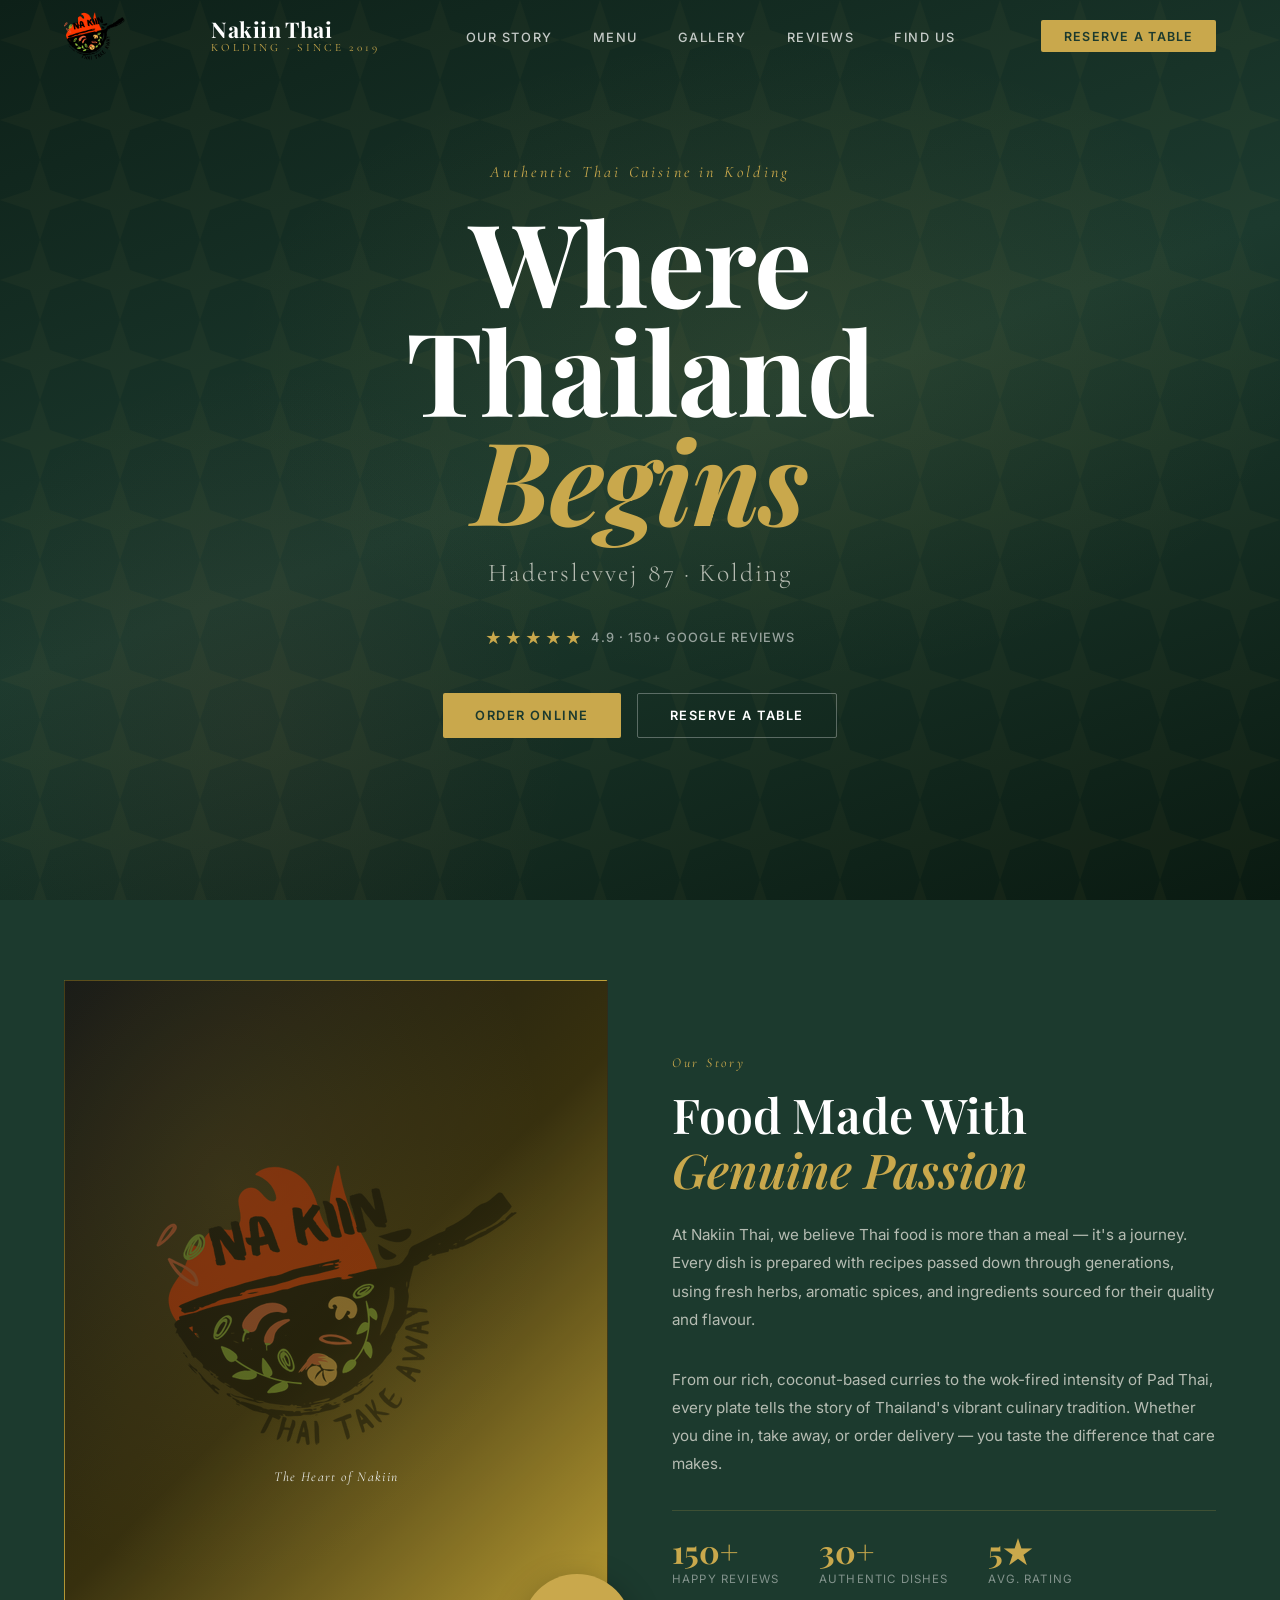
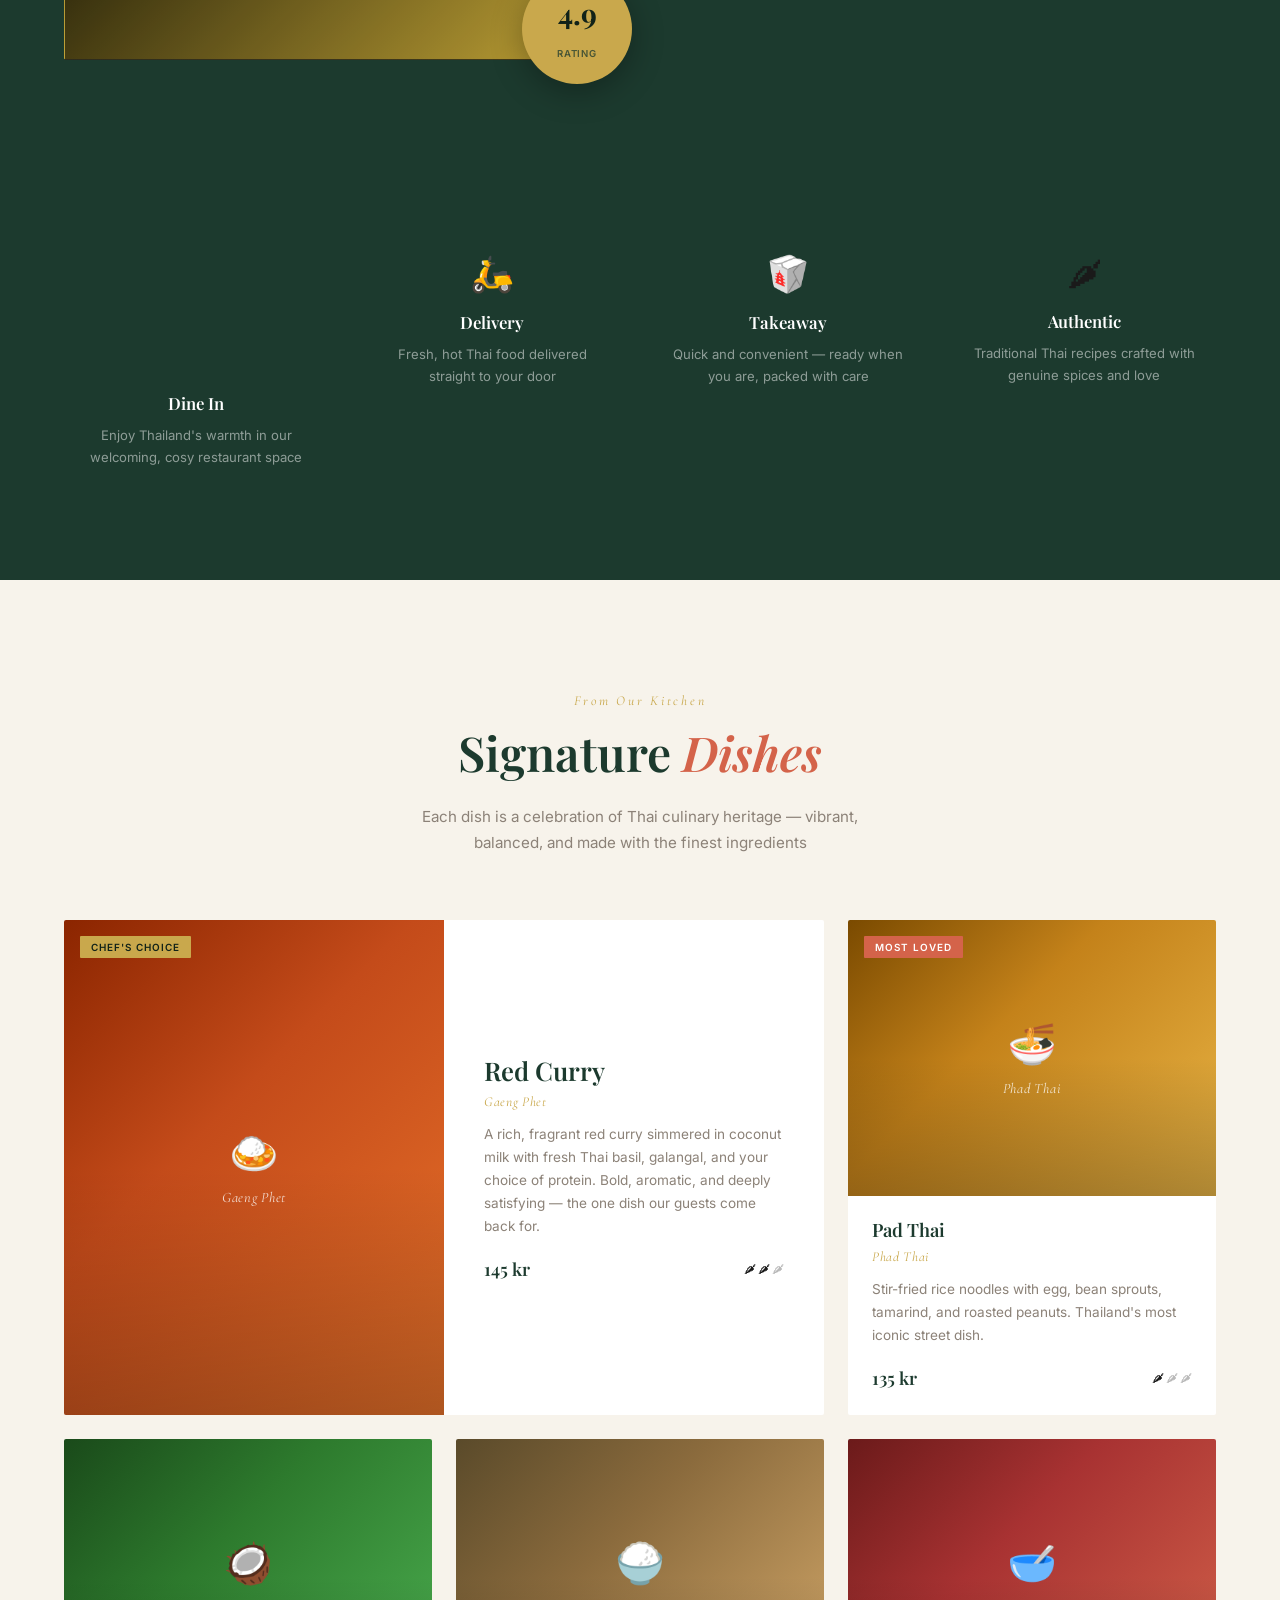
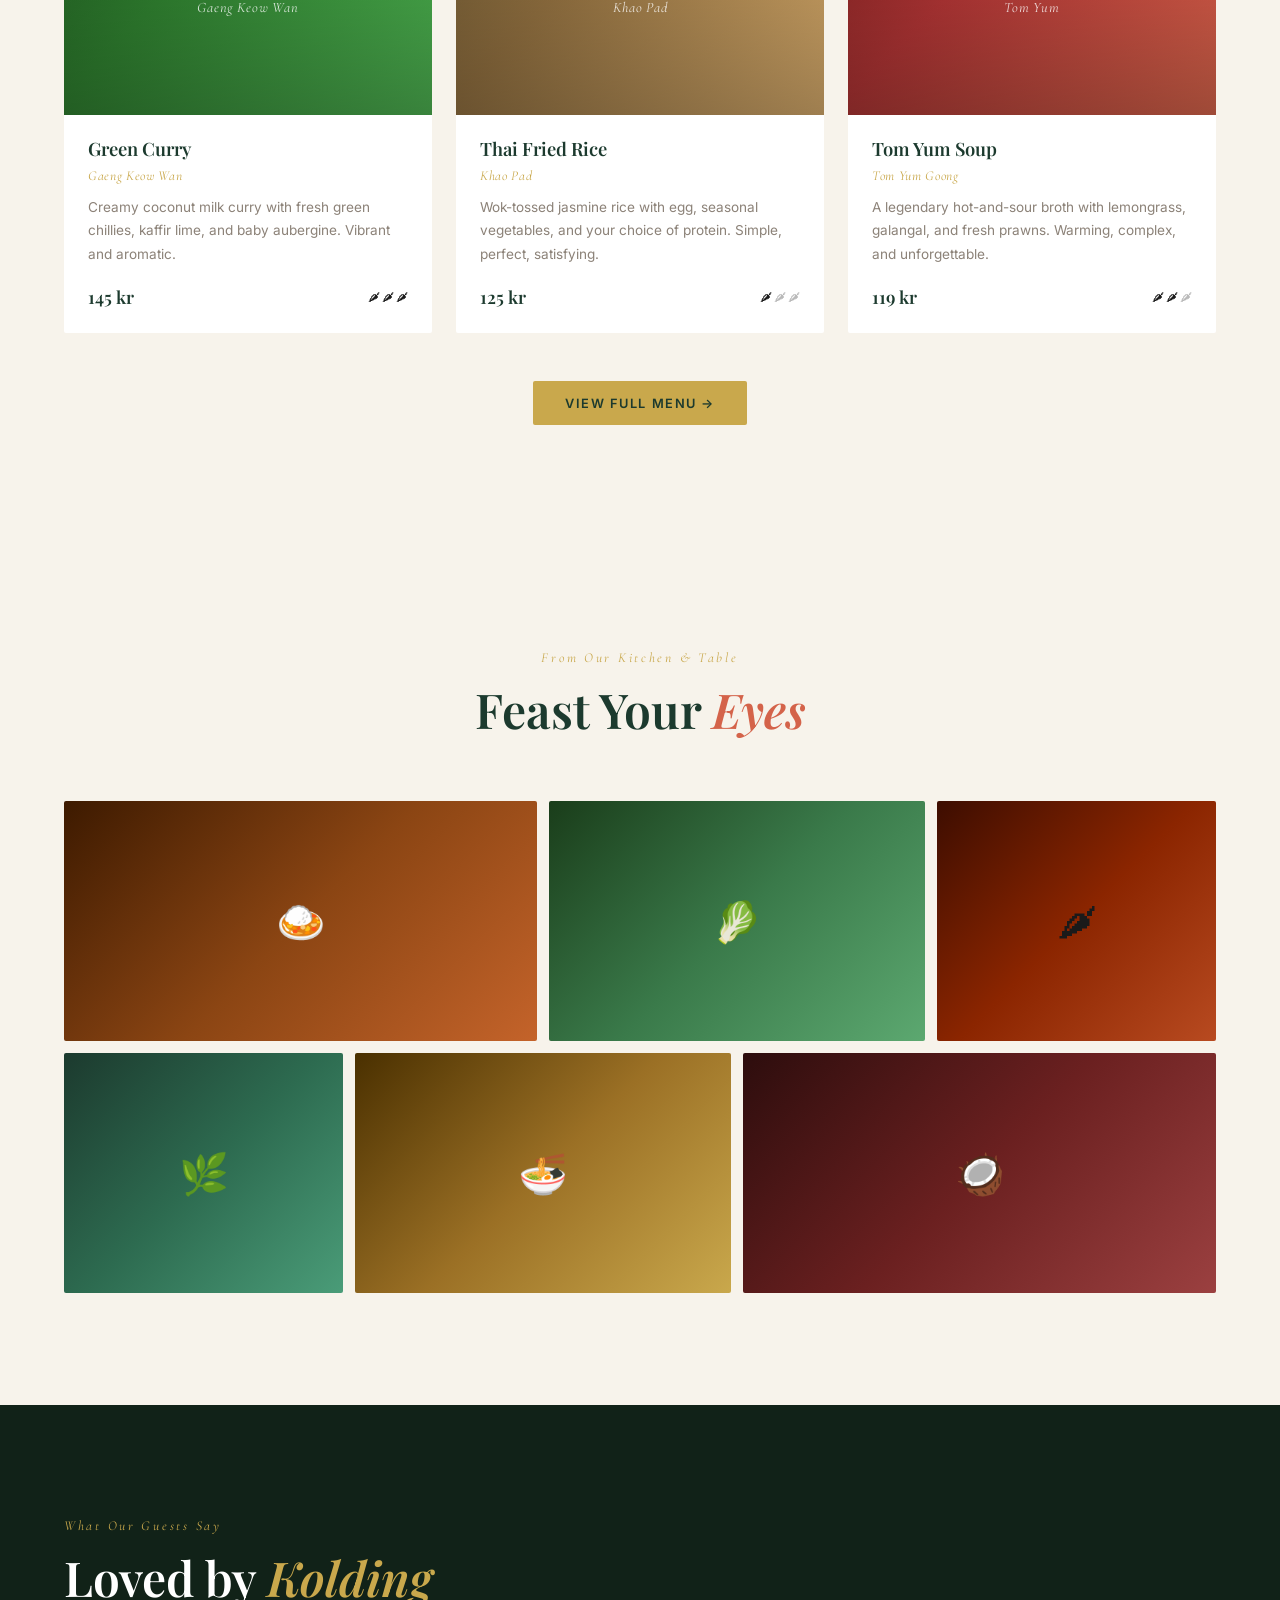
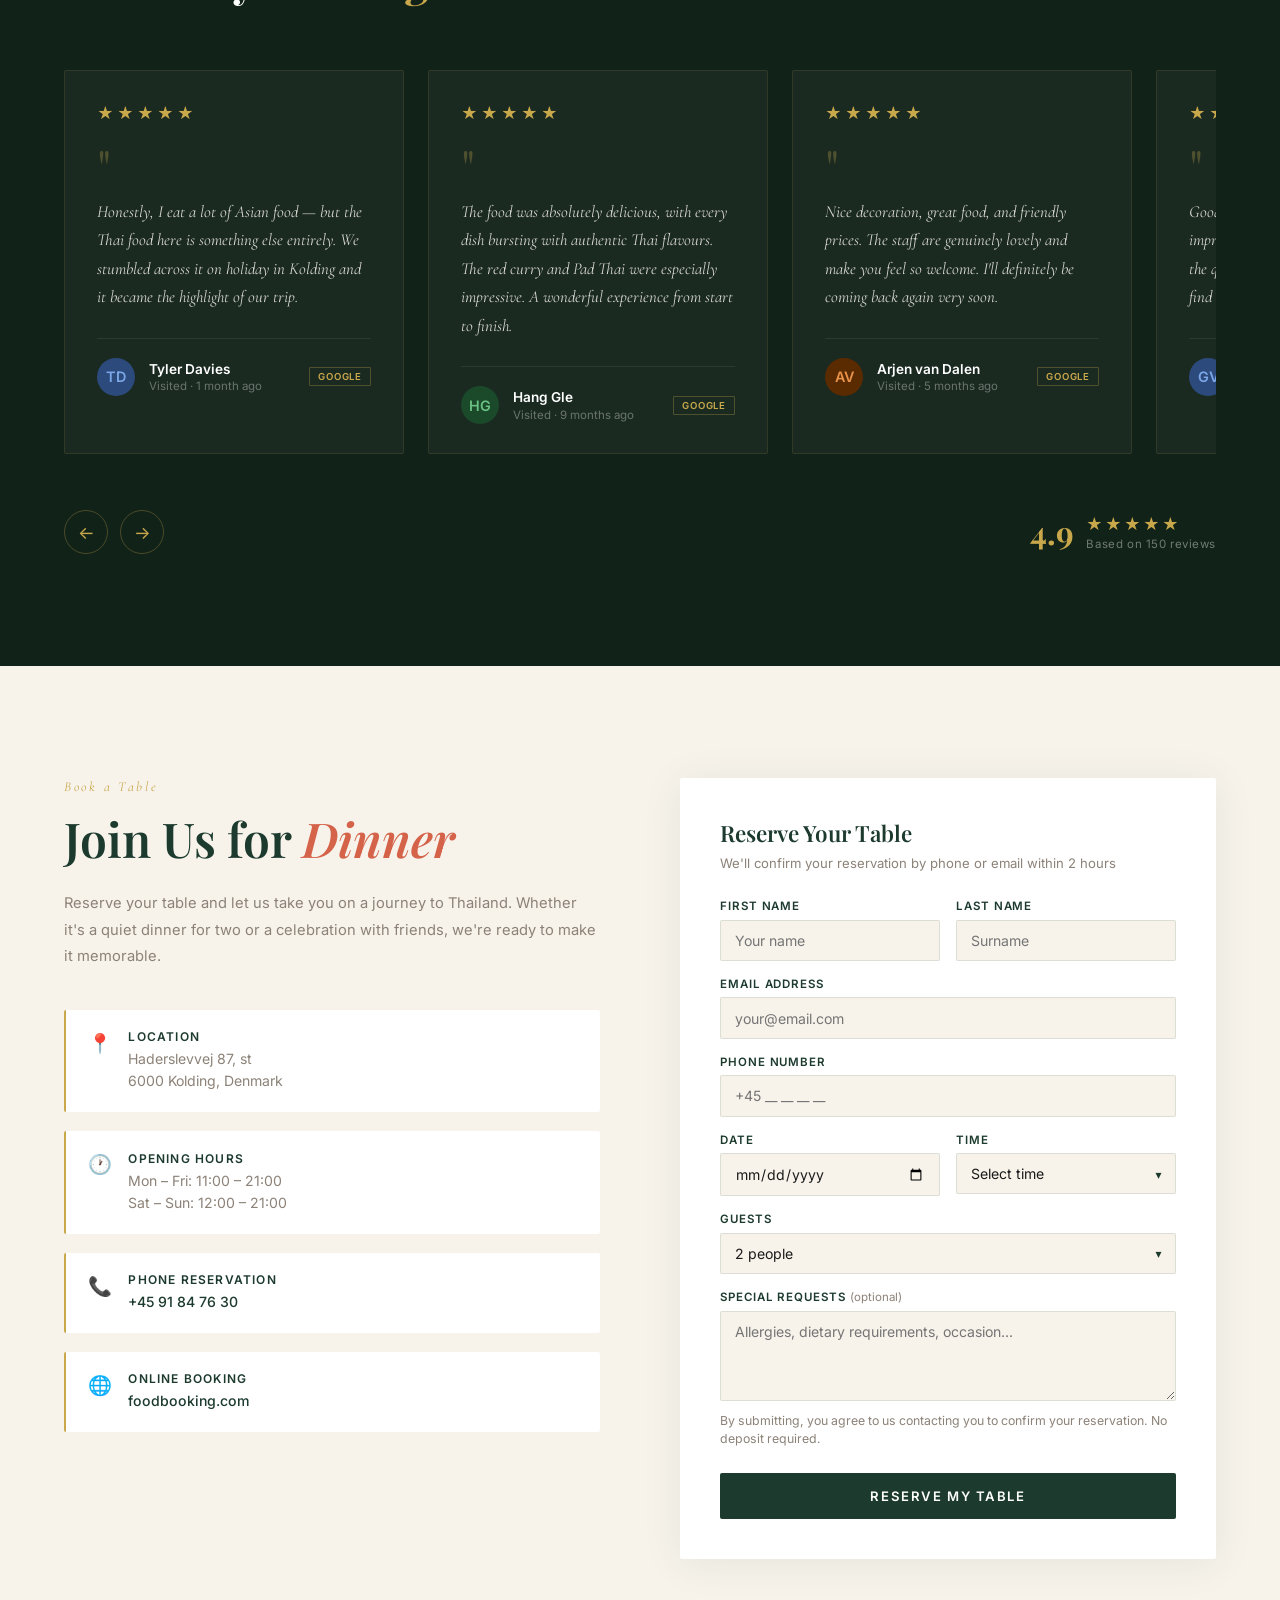
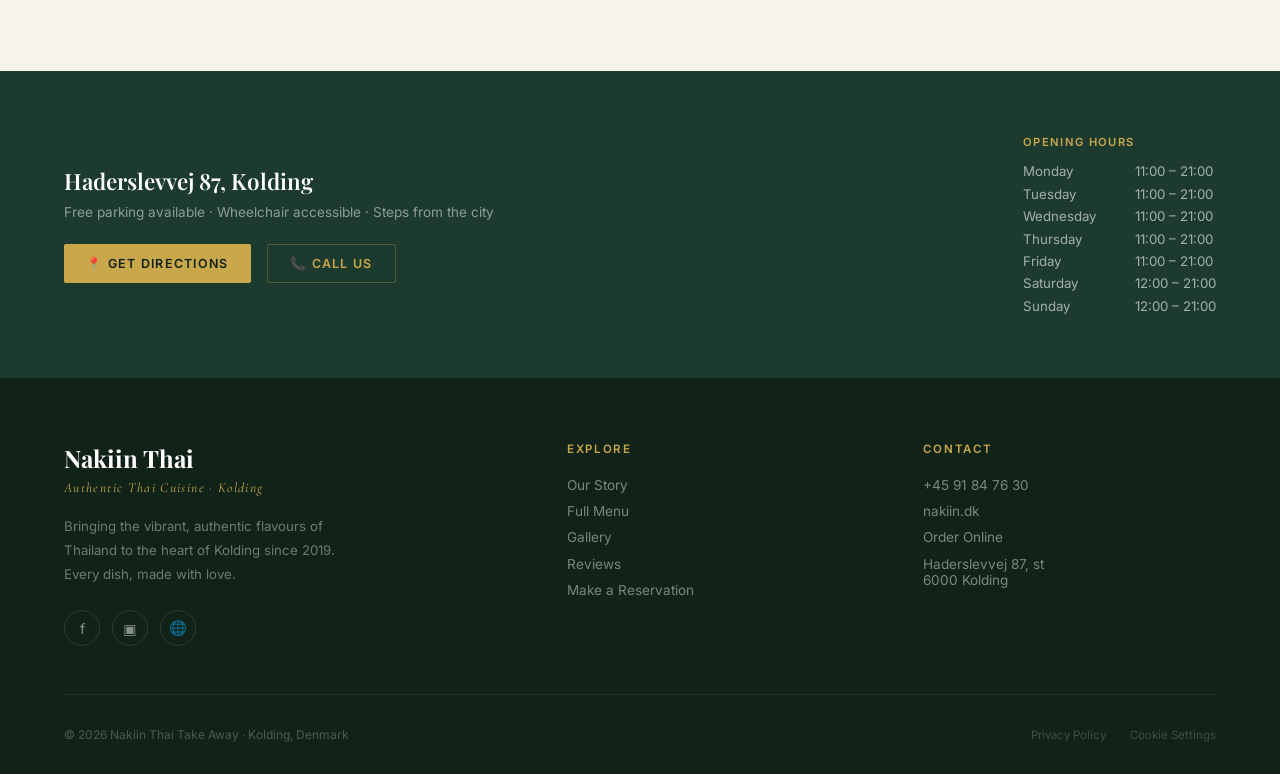
<file: index.html>
<!DOCTYPE html>
<html lang="en">
<head>
<meta charset="UTF-8">
<meta name="viewport" content="width=device-width, initial-scale=1.0">
<title>Nakiin Thai — Authentic Thai Cuisine · Kolding</title>
<meta name="description" content="Nakiin Thai Take Away — 4.9★ authentic Thai cuisine in Kolding. Fresh, vibrant flavours from the heart of Thailand. Order online or visit us at Haderslevvej 87.">
<link rel="preconnect" href="https://fonts.googleapis.com">
<link rel="preconnect" href="https://fonts.gstatic.com" crossorigin>
<link href="https://fonts.googleapis.com/css2?family=Playfair+Display:ital,wght@0,400;0,600;0,700;1,400;1,600&family=Cormorant+Garamond:ital,wght@0,300;0,400;1,300;1,400&family=Inter:wght@300;400;500;600&display=swap" rel="stylesheet">
<link rel="stylesheet" href="styles.css">
</head>
<body>
  <main>
    <!-- MOBILE MENU -->
    <div class="mobile-menu" id="mobileMenu">
      <a href="#about" onclick="toggleMenu()">Our Story</a>
      <a href="#menu" onclick="toggleMenu()">Menu</a>
      <a href="#gallery" onclick="toggleMenu()">Gallery</a>
      <a href="#reviews" onclick="toggleMenu()">Reviews</a>
      <a href="#reservation" onclick="toggleMenu()">Reserve</a>
      <a href="#location" onclick="toggleMenu()">Find Us</a>
    </div>

    <!-- NAVIGATION -->
    <nav class="nav" id="nav">
      
        <a href="https://www.nakiin.dk">
          <img 
      src="logo.png" 
      alt="Nakiin Thai Logo" 
      width="relative" 
      height="50px"
      postion: relative>
        </a>
      
      <a href="#" class="nav-logo">
        <span>Nakiin Thai</span>
        <span>Kolding · Since 2019</span>
      </a>
      <ul class="nav-links">
        <li><a href="#about">Our Story</a></li>
        <li><a href="menu.html" target="_blank">Menu</a></li>
        <li><a href="#gallery">Gallery</a></li>
        <li><a href="#reviews">Reviews</a></li>
        <li><a href="#location">Find Us</a></li>
      </ul>
      <a href="#reservation" class="nav-cta">Reserve a Table</a>
      <button class="nav-burger" id="burger" onclick="toggleMenu()" aria-label="Open menu">
        <span></span>
        <span></span>
        <span></span>
      </button>
    </nav>

    <!-- HERO -->
    <section class="hero" id="home">
      <div class="hero-bg"></div>
      <div class="hero-pattern"></div>
      <div class="hero-content">
        <p class="hero-eyebrow">Authentic Thai Cuisine in Kolding</p>
        <h1 class="hero-title">Where<br>Thailand<br><em>Begins</em></h1>
        <p class="hero-subtitle">Haderslevvej 87 · Kolding</p>
        <div class="hero-stars">
          <div class="stars-row">
            <span class="star">★</span>
            <span class="star">★</span>
            <span class="star">★</span>
            <span class="star">★</span>
            <span class="star">★</span>
          </div>
          <span class="hero-stars-text">4.9 · 150+  Google Reviews</span>
        </div>
        <div class="hero-actions">
          <a href="https://foodbooking.com" class="btn-primary">Order Online</a>
          <a href="#reservation" class="btn-outline">Reserve a Table</a>
        </div>
      </div>
      
      
    </section>

    <!-- ABOUT -->
    <section class="about-strip" id="about">
      <div class="about-visual reveal">
        <div class="img-placeholder">
          <div class="img-placeholder-icon">
            <img 
            src="logo.png" 
            alt="Nakiin Thai Logo"
            style="
            position: relative; 
            z-index: 2;
            
            "
            display: block
            />
          </div>
          <div class="img-placeholder-label">The Heart of Nakiin</div>
        </div>
        <div class="about-badge">
          <div class="badge-num">4.9</div><br>
          <div class="badge-label">Rating</div>
        </div>
      </div>
      <div class="about-text reveal">
        <span class="section-eyebrow">Our Story</span>
        <h2 class="section-title">Food Made With<br><span class="accent">Genuine Passion</span></h2>
        <p class="about-body">
          At Nakiin Thai, we believe Thai food is more than a meal — it's a journey. Every dish is prepared with recipes passed down through generations, using fresh herbs, aromatic spices, and ingredients sourced for their quality and flavour.
        </p>
        <p class="about-body">
          From our rich, coconut-based curries to the wok-fired intensity of Pad Thai, every plate tells the story of Thailand's vibrant culinary tradition. Whether you dine in, take away, or order delivery — you taste the difference that care makes.
        </p>
        <div class="about-stats">
          <div class="stat-item">
            <div class="stat-num">150+</div>
            <div class="stat-label">Happy Reviews</div>
          </div>
          <div class="stat-item">
            <div class="stat-num">30+</div>
            <div class="stat-label">Authentic Dishes</div>
          </div>
          <div class="stat-item">
            <div class="stat-num">5★</div>
            <div class="stat-label">Avg. Rating</div>
          </div>
        </div>
      </div>
    </section>

    <!-- EXPERIENCE STRIP -->
    <div class="experience">
      <div class="experience-grid">
        <div class="exp-item reveal">
          <span class="exp-icon">
            <video src="cooking video.mp4" loop autoplay width="100%" height="100%" ><video>
          </span>
          <div class="exp-title">Dine In</div>
          <div class="exp-desc">Enjoy Thailand's warmth in our welcoming, cosy restaurant space</div>
        </div>
        
        <div class="exp-item reveal">
          <span class="exp-icon">🛵</span>
          <div class="exp-title">Delivery</div>
          <div class="exp-desc">Fresh, hot Thai food delivered straight to your door</div>
        </div>
        
        <div class="exp-item reveal">
          <span class="exp-icon">🥡</span>
          <div class="exp-title">Takeaway</div>
          <div class="exp-desc">Quick and convenient — ready when you are, packed with care</div>
        </div>
        
        <div class="exp-item reveal">
          <span class="exp-icon">🌶</span>
          <div class="exp-title">Authentic</div>
          <div class="exp-desc">Traditional Thai recipes crafted with genuine spices and love</div>
        </div>
      </div>
    </div>

    <!-- MENU / FEATURED DISHES -->
    <section class="menu-section" id="menu">
      <div class="section-header reveal">
        <span class="section-eyebrow">From Our Kitchen</span>
        <h2 class="section-title" style="color:var(--jade)">Signature <em style="font-style:italic;color:var(--coral)">Dishes</em></h2>
        <p class="section-body">Each dish is a celebration of Thai culinary heritage — vibrant, balanced, and made with the finest ingredients</p>
      </div>
      <div class="menu-grid">

        <!-- FEATURED CARD -->
        <div class="dish-card featured reveal">
          <div class="dish-img">
            <div class="dish-img-inner food-ph ph-red-curry">
              <div class="food-ph-icon">🍛</div>
              <div class="food-ph-name">Gaeng Phet</div>
            </div>
            <span class="dish-tag">Chef's Choice</span>
          </div>
          <div class="dish-info">
            <div class="dish-name">Red Curry</div>
            <span class="dish-thai">Gaeng Phet</span>
            <p class="dish-desc">A rich, fragrant red curry simmered in coconut milk with fresh Thai basil, galangal, and your choice of protein. Bold, aromatic, and deeply satisfying — the one dish our guests come back for.</p>
            <div class="dish-footer">
              <span class="dish-price">145 kr</span>
              <div class="dish-spice">
                <span class="chili hot">🌶</span>
                <span class="chili hot">🌶</span>
                <span class="chili">🌶</span>
              </div>
            </div>
          </div>
        </div>

        <div class="dish-card reveal">
          <div class="dish-img">
            <div class="dish-img-inner food-ph ph-pad-thai">
              <div class="food-ph-icon">🍜</div>
              <div class="food-ph-name">Phad Thai</div>
            </div>
            <span class="dish-tag tag-new">Most Loved</span>
          </div>
          <div class="dish-info">
            <div class="dish-name">Pad Thai</div>
            <span class="dish-thai">Phad Thai</span>
            <p class="dish-desc">Stir-fried rice noodles with egg, bean sprouts, tamarind, and roasted peanuts. Thailand's most iconic street dish.</p>
            <div class="dish-footer">
              <span class="dish-price">135 kr</span>
              <div class="dish-spice">
                <span class="chili hot">🌶</span>
                <span class="chili">🌶</span>
                <span class="chili">🌶</span>
              </div>
            </div>
          </div>
        </div>

        <div class="dish-card reveal">
          <div class="dish-img">
            <div class="dish-img-inner food-ph ph-green-curry">
              <div class="food-ph-icon">🥥</div>
              <div class="food-ph-name">Gaeng Keow Wan</div>
            </div>
          </div>
          <div class="dish-info">
            <div class="dish-name">Green Curry</div>
            <span class="dish-thai">Gaeng Keow Wan</span>
            <p class="dish-desc">Creamy coconut milk curry with fresh green chillies, kaffir lime, and baby aubergine. Vibrant and aromatic.</p>
            <div class="dish-footer">
              <span class="dish-price">145 kr</span>
              <div class="dish-spice">
                <span class="chili hot">🌶</span>
                <span class="chili hot">🌶</span>
                <span class="chili hot">🌶</span>
              </div>
            </div>
          </div>
        </div>

        <div class="dish-card reveal">
          <div class="dish-img">
            <div class="dish-img-inner food-ph ph-khao-pad">
              <div class="food-ph-icon">🍚</div>
              <div class="food-ph-name">Khao Pad</div>
            </div>
          </div>
          <div class="dish-info">
            <div class="dish-name">Thai Fried Rice</div>
            <span class="dish-thai">Khao Pad</span>
            <p class="dish-desc">Wok-tossed jasmine rice with egg, seasonal vegetables, and your choice of protein. Simple, perfect, satisfying.</p>
            <div class="dish-footer">
              <span class="dish-price">125 kr</span>
              <div class="dish-spice">
                <span class="chili hot">🌶</span>
                <span class="chili">🌶</span>
                <span class="chili">🌶</span>
              </div>
            </div>
          </div>
        </div>

        <div class="dish-card reveal">
          <div class="dish-img">
            <div class="dish-img-inner food-ph ph-tom-yum">
              <div class="food-ph-icon">🥣</div>
              <div class="food-ph-name">Tom Yum</div>
            </div>
          </div>
          <div class="dish-info">
            <div class="dish-name">Tom Yum Soup</div>
            <span class="dish-thai">Tom Yum Goong</span>
            <p class="dish-desc">A legendary hot-and-sour broth with lemongrass, galangal, and fresh prawns. Warming, complex, and unforgettable.</p>
            <div class="dish-footer">
              <span class="dish-price">119 kr</span>
              <div class="dish-spice">
                <span class="chili hot">🌶</span>
                <span class="chili hot">🌶</span>
                <span class="chili">🌶</span>
              </div>
            </div>
          </div>
        </div>

      </div>
      <div class="menu-cta-wrap reveal">
        <a href="menu.html" class="btn-primary" style="display:inline-flex;">View Full Menu →</a>
      </div>
    </section>

    <!-- GALLERY -->
    <section class="gallery-section" id="gallery">
      <div class="section-header reveal">
        <span class="section-eyebrow">From Our Kitchen & Table</span>
        <h2 class="section-title" style="color:var(--jade)">Feast Your <em style="font-style:italic;color:var(--coral)">Eyes</em></h2>
      </div>
      <div class="gallery-grid">
        <div class="gal-item reveal">
          <div class="gal-ph ph-g1" style="height:100%;background:linear-gradient(135deg,#3D1A00 0%,#8B4513 50%,#C4632A 100%);display:flex;align-items:center;justify-content:center;font-size:2.5rem;">🍛</div>
          <div class="gal-overlay"><span class="gal-label">Red Curry perfection</span></div>
        </div>
        <div class="gal-item reveal">
          <div class="gal-ph ph-g2" style="height:100%;background:linear-gradient(135deg,#1A3D1A 0%,#3A7A4A 50%,#5CA870 100%);display:flex;align-items:center;justify-content:center;font-size:2.5rem;">🥬</div>
          <div class="gal-overlay"><span class="gal-label">Fresh herbs daily</span></div>
        </div>
        <div class="gal-item reveal">
          <div class="gal-ph ph-g3" style="height:100%;background:linear-gradient(135deg,#3D0D00 0%,#8B2500 50%,#B84A20 100%);display:flex;align-items:center;justify-content:center;font-size:2.5rem;">🌶</div>
          <div class="gal-overlay"><span class="gal-label">Spice and soul</span></div>
        </div>
        <div class="gal-item reveal">
          <div class="gal-ph ph-g4" style="height:100%;background:linear-gradient(135deg,#1C3A2E 0%,#2D6B50 50%,#4A9C78 100%);display:flex;align-items:center;justify-content:center;font-size:2.5rem;">🌿</div>
          <div class="gal-overlay"><span class="gal-label">Kaffir lime & lemongrass</span></div>
        </div>
        <div class="gal-item reveal">
          <div class="gal-ph ph-g5" style="height:100%;background:linear-gradient(135deg,#4A3000 0%,#9B7025 50%,#C9A84C 100%);display:flex;align-items:center;justify-content:center;font-size:2.5rem;">🍜</div>
          <div class="gal-overlay"><span class="gal-label">Noodles done right</span></div>
        </div>
        <div class="gal-item reveal">
          <div class="gal-ph ph-g6" style="height:100%;background:linear-gradient(135deg,#2D0D0D 0%,#6B2020 50%,#9B4040 100%);display:flex;align-items:center;justify-content:center;font-size:2.5rem;">🥥</div>
          <div class="gal-overlay"><span class="gal-label">Coconut milk richness</span></div>
        </div>
      </div>
    </section>

    <!-- REVIEWS -->
    <section class="reviews-section" id="reviews">
      <div class="section-header reveal" style="text-align:left">
        <span class="section-eyebrow">What Our Guests Say</span>
        <h2 class="section-title">Loved by <em style="font-style:italic;color:var(--gold)">Kolding</em></h2>
      </div>
      <div class="reviews-track" id="reviewsTrack">

        <div class="review-card">
          <div class="review-stars">
            <span class="star">★</span><span class="star">★</span><span class="star">★</span><span class="star">★</span><span class="star">★</span>
          </div>
          <span class="review-quote-mark">"</span>
          <p class="review-text">Honestly, I eat a lot of Asian food — but the Thai food here is something else entirely. We stumbled across it on holiday in Kolding and it became the highlight of our trip.</p>
          <div class="review-author">
            <div class="reviewer-avatar av-blue">TD</div>
            <div>
              <div class="reviewer-name">Tyler Davies</div>
              <div class="reviewer-meta">Visited · 1 month ago</div>
            </div>
            <span class="review-badge">Google</span>
          </div>
        </div>

        <div class="review-card">
          <div class="review-stars">
            <span class="star">★</span><span class="star">★</span><span class="star">★</span><span class="star">★</span><span class="star">★</span>
          </div>
          <span class="review-quote-mark">"</span>
          <p class="review-text">The food was absolutely delicious, with every dish bursting with authentic Thai flavours. The red curry and Pad Thai were especially impressive. A wonderful experience from start to finish.</p>
          <div class="review-author">
            <div class="reviewer-avatar av-green">HG</div>
            <div>
              <div class="reviewer-name">Hang Gle</div>
              <div class="reviewer-meta">Visited · 9 months ago</div>
            </div>
            <span class="review-badge">Google</span>
          </div>
        </div>

        <div class="review-card">
          <div class="review-stars">
            <span class="star">★</span><span class="star">★</span><span class="star">★</span><span class="star">★</span><span class="star">★</span>
          </div>
          <span class="review-quote-mark">"</span>
          <p class="review-text">Nice decoration, great food, and friendly prices. The staff are genuinely lovely and make you feel so welcome. I'll definitely be coming back again very soon.</p>
          <div class="review-author">
            <div class="reviewer-avatar av-orange">AV</div>
            <div>
              <div class="reviewer-name">Arjen van Dalen</div>
              <div class="reviewer-meta">Visited · 5 months ago</div>
            </div>
            <span class="review-badge">Google</span>
          </div>
        </div>

        <div class="review-card">
          <div class="review-stars">
            <span class="star">★</span><span class="star">★</span><span class="star">★</span><span class="star">★</span><span class="star">★</span>
          </div>
          <span class="review-quote-mark">"</span>
          <p class="review-text">Good service and lovely staff. I was very impressed by everything — the atmosphere, the quality, and the flavours. I'll definitely find a chance to come back again.</p>
          <div class="review-author">
            <div class="reviewer-avatar av-blue">GV</div>
            <div>
              <div class="reviewer-name">Guest Visitor</div>
              <div class="reviewer-meta">Visited · 9 months ago</div>
            </div>
            <span class="review-badge">Google</span>
          </div>
        </div>

        <div class="review-card">
          <div class="review-stars">
            <span class="star">★</span><span class="star">★</span><span class="star">★</span><span class="star">★</span><span class="star">★</span>
          </div>
          <span class="review-quote-mark">"</span>
          <p class="review-text">Best Thai in all of Kolding — no contest. The fried duck is extraordinary, the atmosphere is cosy, and every single dish tastes completely authentic. A true gem.</p>
          <div class="review-author">
            <div class="reviewer-avatar av-green">MK</div>
            <div>
              <div class="reviewer-name">Mikkel K.</div>
              <div class="reviewer-meta">Local guide · 3 months ago</div>
            </div>
            <span class="review-badge">Google</span>
          </div>
        </div>

      </div>
      <div class="reviews-nav reveal">
        <button class="rev-btn" onclick="scrollReviews(-1)" aria-label="Previous">←</button>
        <button class="rev-btn" onclick="scrollReviews(1)" aria-label="Next">→</button>
        <div class="rev-summary">
          <div class="rev-big-num">4.9</div>
          <div class="rev-big-details">
            <div class="rev-big-stars">
              <span class="star">★</span><span class="star">★</span><span class="star">★</span><span class="star">★</span><span class="star">★</span>
            </div>
            <div class="rev-big-count">Based on 150 reviews</div>
          </div>
        </div>
      </div>
    </section>

    <!-- RESERVATION -->
    <section class="reservation" id="reservation">
      <div class="res-info reveal">
        <span class="section-eyebrow">Book a Table</span>
        <h2 class="section-title" style="color:var(--jade)">Join Us for <em style="font-style:italic;color:var(--coral)">Dinner</em></h2>
        <p class="res-body">Reserve your table and let us take you on a journey to Thailand. Whether it's a quiet dinner for two or a celebration with friends, we're ready to make it memorable.</p>
        <div class="res-details">
          <div class="res-detail">
            <div class="res-detail-icon">📍</div>
            <div>
              <div class="res-detail-title">Location</div>
              <div class="res-detail-text">Haderslevvej 87, st<br>6000 Kolding, Denmark</div>
            </div>
          </div>
          <div class="res-detail">
            <div class="res-detail-icon">🕐</div>
            <div>
              <div class="res-detail-title">Opening Hours</div>
              <div class="res-detail-text">
                Mon – Fri: 11:00 – 21:00<br>
                Sat – Sun: 12:00 – 21:00
              </div>
            </div>
          </div>
          <div class="res-detail">
            <div class="res-detail-icon">📞</div>
            <div>
              <div class="res-detail-title">Phone Reservation</div>
              <div class="res-detail-text"><a href="tel:91847630">+45 91 84 76 30</a></div>
            </div>
          </div>
          <div class="res-detail">
            <div class="res-detail-icon">🌐</div>
            <div>
              <div class="res-detail-title">Online Booking</div>
              <div class="res-detail-text"><a href="https://foodbooking.com">foodbooking.com</a></div>
            </div>
          </div>
        </div>
      </div>
      <div class="res-form-wrap reveal" id="formWrap">
        <div class="res-form-title">Reserve Your Table</div>
        <div class="res-form-sub">We'll confirm your reservation by phone or email within 2 hours</div>
        <div class="form-row">
          <div class="form-group">
            <label class="form-label">First Name</label>
            <input class="form-input" type="text" placeholder="Your name" id="fName">
          </div>
          <div class="form-group">
            <label class="form-label">Last Name</label>
            <input class="form-input" type="text" placeholder="Surname" id="fLast">
          </div>
        </div>
        <div class="form-group">
          <label class="form-label">Email Address</label>
          <input class="form-input" type="email" placeholder="your@email.com" id="fEmail">
        </div>
        <div class="form-group">
          <label class="form-label">Phone Number</label>
          <input class="form-input" type="tel" placeholder="+45 __ __ __ __" id="fPhone">
        </div>
        <div class="form-row">
          <div class="form-group">
            <label class="form-label">Date</label>
            <input class="form-input" type="date" id="fDate">
          </div>
          <div class="form-group">
            <label class="form-label">Time</label>
            <div class="form-select-wrap">
              <select class="form-select" id="fTime">
                <option value="">Select time</option>
                <option>11:30</option>
                <option>12:00</option>
                <option>12:30</option>
                <option>13:00</option>
                <option>17:00</option>
                <option>17:30</option>
                <option>18:00</option>
                <option>18:30</option>
                <option>19:00</option>
                <option>19:30</option>
                <option>20:00</option>
                <option>20:30</option>
              </select>
            </div>
          </div>
        </div>
        <div class="form-group">
          <label class="form-label">Guests</label>
          <div class="form-select-wrap">
            <select class="form-select" id="fGuests">
              <option>1 person</option>
              <option selected>2 people</option>
              <option>3 people</option>
              <option>4 people</option>
              <option>5 people</option>
              <option>6 people</option>
              <option>7+ people (contact us)</option>
            </select>
          </div>
        </div>
        <div class="form-group">
          <label class="form-label">Special Requests <span style="font-weight:400;text-transform:none;letter-spacing:0;color:var(--warm-grey)">(optional)</span></label>
          <textarea class="form-textarea" placeholder="Allergies, dietary requirements, occasion..." id="fNotes"></textarea>
        </div>
        <p class="form-note">By submitting, you agree to us contacting you to confirm your reservation. No deposit required.</p>
        <button class="form-submit" onclick="submitForm()">Reserve My Table</button>
        <div class="form-success" id="formSuccess">
          <div class="form-success-icon">✅</div>
          <h3>Reservation Received!</h3>
          <p>Thank you! We'll confirm your table within 2 hours by phone or email. See you soon at Nakiin Thai.</p>
        </div>
      </div>
    </section>

    <!-- LOCATION STRIP -->
    <div class="location-strip" id="location">
      <div class="loc-left">
        <div class="loc-address">Haderslevvej 87, Kolding</div>
        <div class="loc-sub">Free parking available · Wheelchair accessible · Steps from the city</div>
        <div style="margin-top:1.5rem;display:flex;gap:1rem;flex-wrap:wrap;">
          <a href="https://maps.google.com/?q=Haderslevvej+87,+6000+Kolding" class="loc-btn loc-btn-gold" target="_blank">📍 Get Directions</a>
          <a href="tel:91847630" class="loc-btn loc-btn-outline">📞 Call Us</a>
        </div>
      </div>
      <div class="loc-hours">
        <div class="loc-hours-title">Opening Hours</div>
        <div class="loc-hour-row">
          <span>Monday</span>
          <span>11:00 – 21:00</span>
        </div>
        <div class="loc-hour-row">
          <span>Tuesday</span>
          <span>11:00 – 21:00</span>
        </div>
        <div class="loc-hour-row">
          <span>Wednesday</span>
          <span>11:00 – 21:00</span>
        </div>
        <div class="loc-hour-row">
          <span>Thursday</span>
          <span>11:00 – 21:00</span>
        </div>
        <div class="loc-hour-row">
          <span>Friday</span>
          <span>11:00 – 21:00</span>
        </div>
        <div class="loc-hour-row">
          <span>Saturday</span>
          <span>12:00 – 21:00</span>
        </div>
        <div class="loc-hour-row">
          <span>Sunday</span>
          <span>12:00 – 21:00</span>
        </div>
      </div>
    </div>
  </main>
</body>
<!-- FOOTER -->
<footer class="footer">
  <div class="footer-top">
    <div class="footer-brand">
      <div class="footer-logo">Nakiin Thai</div>
      <div class="footer-tagline">Authentic Thai Cuisine · Kolding</div>
      <p class="footer-desc">Bringing the vibrant, authentic flavours of Thailand to the heart of Kolding since 2019. Every dish, made with love.</p>
      <div class="footer-social">
        <a href="#" class="soc-btn" aria-label="Facebook">f</a>
        <a href="#" class="soc-btn" aria-label="Instagram">▣</a>
        <a href="https://nakiin.dk" class="soc-btn" aria-label="Website">🌐</a>
      </div>
    </div>
    <div>
      <div class="footer-col-title">Explore</div>
      <div class="footer-links">
        <a href="#about">Our Story</a>
        <a href="#menu">Full Menu</a>
        <a href="#gallery">Gallery</a>
        <a href="#reviews">Reviews</a>
        <a href="#reservation">Make a Reservation</a>
      </div>
    </div>
    <div>
      <div class="footer-col-title">Contact</div>
      <div class="footer-links">
        <a href="tel:91847630">+45 91 84 76 30</a>
        <a href="https://nakiin.dk">nakiin.dk</a>
        <a href="https://foodbooking.com" target="_blank">Order Online</a>
        <a href="https://maps.google.com/?q=Haderslevvej+87,+6000+Kolding" target="_blank">Haderslevvej 87, st<br>6000 Kolding</a>
      </div>
    </div>
  </div>
  <div class="footer-bottom">
    <div class="footer-copy">© 2026 Nakiin Thai Take Away · Kolding, Denmark</div>
    <div class="footer-legal">
      <a href="#">Privacy Policy</a>
      <a href="#">Cookie Settings</a>
    </div>
  </div>
</footer>

<script>
  // NAV scroll behaviour
  const nav = document.getElementById('nav');
  window.addEventListener('scroll', () => {
    nav.classList.toggle('scrolled', window.scrollY > 60);
  }, { passive: true });

  // MOBILE MENU
  function toggleMenu() {
    const menu = document.getElementById('mobileMenu');
    const burger = document.getElementById('burger');
    menu.classList.toggle('open');
    burger.classList.toggle('open');
  }

  // INTERSECTION OBSERVER — reveal elements
  const revealEls = document.querySelectorAll('.reveal');
  const revealObs = new IntersectionObserver((entries) => {
    entries.forEach((e, i) => {
      if (e.isIntersecting) {
        setTimeout(() => e.target.classList.add('visible'), i * 80);
        revealObs.unobserve(e.target);
      }
    });
  }, { threshold: 0.12, rootMargin: '0px 0px -40px 0px' });
  revealEls.forEach(el => revealObs.observe(el));

  // REVIEWS TRACK scroll
  function scrollReviews(dir) {
    const track = document.getElementById('reviewsTrack');
    track.scrollBy({ left: dir * 360, behavior: 'smooth' });
  }

  // FORM SUBMIT (demo)
  function submitForm() {
    const name  = document.getElementById('fName').value.trim();
    const email = document.getElementById('fEmail').value.trim();
    const date  = document.getElementById('fDate').value;
    const time  = document.getElementById('fTime').value;
    if (!name || !email || !date || !time) {
      alert('Please fill in your name, email, date, and time to complete your reservation.');
      return;
    }
    const form = document.getElementById('formWrap');
    const success = document.getElementById('formSuccess');
    // Hide form fields, show success
    [...form.children].forEach(c => { if (c.id !== 'formSuccess') c.style.display = 'none'; });
    success.style.display = 'block';
  }

  // Set min date on date input to today
  const dateInput = document.getElementById('fDate');
  if (dateInput) {
    const today = new Date().toISOString().split('T')[0];
    dateInput.setAttribute('min', today);
  }
</script>
</body>
</html>
</file>
<file: styles.css>
/* ===== DESIGN TOKENS ===== */
  :root {
    --jade:       #1C3A2E;
    --jade-light: #244D3D;
    --jade-dark:  #112218;
    --gold:       #C9A84C;
    --gold-light: #DFC27A;
    --gold-pale:  #F5EDD3;
    --rice:       #F7F3EB;
    --charcoal:   #1A1A1A;
    --coral:      #D4634A;
    --warm-grey:  #8C8278;
    --white:      #FFFFFF;

    --ff-display: 'Playfair Display', Georgia, serif;
    --ff-accent:  'Cormorant Garamond', Georgia, serif;
    --ff-body:    'Inter', system-ui, sans-serif;

    --nav-h: 72px;
    --transition: 0.4s cubic-bezier(0.25, 0.46, 0.45, 0.94);
  }

  /* ===== RESET & BASE ===== */
  *, *::before, *::after { box-sizing: border-box; margin: 0; padding: 0; }
  html { scroll-behavior: smooth; font-size: 16px; }
  body {
    font-family: var(--ff-body);
    background: var(--rice);
    color: var(--charcoal);
    overflow-x: hidden;
    -webkit-font-smoothing: antialiased;
  }
  img { display: block; max-width: 100%; }
  a { text-decoration: none; color: inherit; }
  button { cursor: pointer; border: none; background: none; font-family: inherit; }

  /* ===== SCROLLBAR ===== */
  ::-webkit-scrollbar { width: 6px; }
  ::-webkit-scrollbar-track { background: var(--jade-dark); }
  ::-webkit-scrollbar-thumb { background: var(--gold); border-radius: 3px; }

  /* ===== NAVIGATION ===== */
  .nav {
    position: fixed;
    top: 0; left: 0; right: 0;
    height: var(--nav-h);
    z-index: 100;
    display: flex;
    align-items: center;
    justify-content: space-between;
    padding: 0 5vw;
    transition: background var(--transition), box-shadow var(--transition);
  }
  .nav.scrolled {
    background: rgba(17, 34, 24, 0.97);
    backdrop-filter: blur(12px);
    box-shadow: 0 1px 0 rgba(201,168,76,0.2);
  }
  .nav-logo {
    display: flex;
    flex-direction: column;
    line-height: 1;
  }
  .nav-logo span:first-child {
    font-family: var(--ff-display);
    font-size: 1.35rem;
    font-weight: 700;
    color: var(--white);
    letter-spacing: 0.02em;
    
  }
  .nav-logo span:last-child {
    font-family: var(--ff-accent);
    font-size: 0.7rem;
    color: var(--gold);
    letter-spacing: 0.25em;
    text-transform: uppercase;
    margin-top: 2px;
    ;
  }
  .nav-links {
    display: flex;
    gap: 2.5rem;
    list-style: none;
  }
  .nav-links a {
    font-size: 0.8rem;
    font-weight: 500;
    letter-spacing: 0.12em;
    text-transform: uppercase;
    color: rgba(255,255,255,0.75);
    transition: color 0.25s;
  }
  .nav-links a:hover { color: var(--gold); }
  .nav-cta {
    font-size: 0.78rem;
    font-weight: 600;
    letter-spacing: 0.1em;
    text-transform: uppercase;
    color: var(--jade);
    background: var(--gold);
    padding: 0.55rem 1.4rem;
    border-radius: 2px;
    transition: background 0.25s, transform 0.2s;
  }
  .nav-cta:hover { background: var(--gold-light); transform: translateY(-1px); }
  .nav-burger {
    display: none;
    flex-direction: column;
    gap: 5px;
    padding: 8px;
  }
  .nav-burger span {
    width: 24px;
    height: 1.5px;
    background: var(--white);
    display: block;
    transition: var(--transition);
  }

  /* ===== HERO ===== */
  .hero {
    position: relative;
    height: 100vh;
    min-height: 640px;
    display: flex;
    align-items: center;
    justify-content: center;
    overflow: hidden;
    background: var(--jade-dark);
  }
  .hero-bg {
    position: absolute;
    inset: 0;
    background:
      radial-gradient(ellipse 70% 60% at 60% 40%, rgba(201,168,76,0.08) 0%, transparent 60%),
      radial-gradient(ellipse 50% 80% at 20% 80%, rgba(212,99,74,0.06) 0%, transparent 50%),
      linear-gradient(160deg, #0D2018 0%, #1C3A2E 50%, #0A1A11 100%);
  }
  /* Thai lotus/geometric SVG pattern overlay */
  .hero-pattern {
    position: absolute;
    inset: 0;
    opacity: 0.04;
    background-image: url("data:image/svg+xml,%3Csvg xmlns='http://www.w3.org/2000/svg' width='80' height='80' viewBox='0 0 80 80'%3E%3Cg fill='%23C9A84C'%3E%3Cpath d='M40 0 L50 30 L80 40 L50 50 L40 80 L30 50 L0 40 L30 30Z'/%3E%3Ccircle cx='40' cy='40' r='8' fill='none' stroke='%23C9A84C' stroke-width='1'/%3E%3C/g%3E%3C/svg%3E");
    background-size: 80px 80px;
  }
  .hero-content {
    position: relative;
    text-align: center;
    padding: 0 1.5rem;
    max-width: 900px;
  }
  .hero-eyebrow {
    font-family: var(--ff-accent);
    font-size: 1rem;
    font-style: italic;
    color: var(--gold);
    letter-spacing: 0.2em;
    margin-bottom: 1.5rem;
    opacity: 0;
    transform: translateY(20px);
    animation: fadeUp 0.9s 0.3s forwards;
  }
  .hero-title {
    font-family: var(--ff-display);
    font-size: clamp(3.5rem, 9vw, 7.5rem);
    font-weight: 700;
    color: var(--white);
    line-height: 0.95;
    letter-spacing: -0.01em;
    margin-bottom: 0.2em;
    opacity: 0;
    animation: fadeUp 0.9s 0.5s forwards;
  }
  .hero-title em {
    font-style: italic;
    color: var(--gold);
  }
  .hero-subtitle {
    font-family: var(--ff-accent);
    font-size: clamp(1.1rem, 2.5vw, 1.6rem);
    font-weight: 300;
    color: rgba(247,243,235,0.7);
    letter-spacing: 0.08em;
    margin-bottom: 2.5rem;
    opacity: 0;
    animation: fadeUp 0.9s 0.7s forwards;
  }
  .hero-stars {
    display: flex;
    align-items: center;
    justify-content: center;
    gap: 0.6rem;
    margin-bottom: 2.8rem;
    opacity: 0;
    animation: fadeUp 0.9s 0.85s forwards;
  }
  .stars-row { display: flex; gap: 3px; }
  .star { color: var(--gold); font-size: 1rem; }
  .hero-stars-text {
    font-family: var(--ff-body);
    font-size: 0.8rem;
    font-weight: 500;
    color: rgba(255,255,255,0.55);
    letter-spacing: 0.08em;
    text-transform: uppercase;
  }
  .hero-actions {
    display: flex;
    gap: 1rem;
    justify-content: center;
    flex-wrap: wrap;
    opacity: 0;
    animation: fadeUp 0.9s 1s forwards;
  }
  .btn-primary {
    display: inline-flex;
    align-items: center;
    gap: 0.5rem;
    font-size: 0.8rem;
    font-weight: 600;
    letter-spacing: 0.12em;
    text-transform: uppercase;
    color: var(--jade);
    background: var(--gold);
    padding: 0.9rem 2rem;
    border-radius: 2px;
    transition: background 0.25s, transform 0.2s, box-shadow 0.2s;
  }
  .btn-primary:hover {
    background: var(--gold-light);
    transform: translateY(-2px);
    box-shadow: 0 8px 30px rgba(201,168,76,0.3);
  }
  .btn-outline {
    display: inline-flex;
    align-items: center;
    gap: 0.5rem;
    font-size: 0.8rem;
    font-weight: 600;
    letter-spacing: 0.12em;
    text-transform: uppercase;
    color: var(--white);
    border: 1px solid rgba(255,255,255,0.3);
    padding: 0.9rem 2rem;
    border-radius: 2px;
    transition: border-color 0.25s, background 0.25s, transform 0.2s;
  }
  .btn-outline:hover {
    border-color: var(--gold);
    color: var(--gold);
    transform: translateY(-2px);
  }
  .hero-scroll {
    position: absolute;
    bottom: 2.5rem;
    left: 50%;
    transform: translateX(-50%);
    display: flex;
    flex-direction: column;
    align-items: center;
    gap: 0.5rem;
    opacity: 0;
    animation: fadeUp 0.9s 1.3s forwards;
  }
  .scroll-line {
    width: 1px;
    height: 50px;
    background: linear-gradient(to bottom, transparent, var(--gold));
    animation: scrollPulse 2s 1.5s ease-in-out infinite;
  }
  .scroll-label {
    font-size: 0.65rem;
    letter-spacing: 0.2em;
    text-transform: uppercase;
    color: var(--gold);
    opacity: 0.7;
    writing-mode: vertical-rl;
    transform: rotate(180deg);
  }

  /* ===== ABOUT STRIP ===== */
  .about-strip {
    background: var(--jade);
    padding: 5rem 5vw;
    display: grid;
    grid-template-columns: 1fr 1fr;
    gap: 4rem;
    align-items: center;
  }
  .about-visual {
    position: relative;
  }
  .about-img-main {
    width: 100%;
    aspect-ratio: 4/5;
    border-radius: 2px;
    object-fit: cover;
    background: linear-gradient(135deg, #1C4A35 0%, #0D2518 100%);
    display: flex;
    align-items: center;
    justify-content: center;
  }
  .img-placeholder {
    width: 100%;
    aspect-ratio: 4/5;
    /*background: linear-gradient(135deg, rgba(255, 0, 0, 0.462), rgba(255, 0, 0, 0.122));*/
    background: linear-gradient(135deg, #141414, #3a2f0b, #d4af37);
    border-radius: 2px;
    opacity: 0.9;
    display: flex;
    flex-direction: column;
    align-items: center;
    justify-content: center;
    gap: 1rem;
    position: relative;
    overflow: hidden;
    border: 1px solid rgba(201,168,76,0.15);
    opacity: 0.9;
  }
  .img-placeholder::before {
    content: '';
    position: absolute;
    inset: 0;
    background: radial-gradient(ellipse at 30% 30%, rgba(201,168,76,0.12) 0%, transparent 60%);
  }
  .img-placeholder-icon {
    font-size: 3rem;
    opacity: 0.4;
  }
  .img-placeholder-label {
    font-family: var(--ff-accent);
    font-size: 0.85rem;
    font-style: italic;
    color: rgb(255, 255, 255);
    letter-spacing: 0.1em;
  }
  .about-badge {
    position: absolute;
    bottom: -1.5rem;
    right: -1.5rem;
    width: 110px;
    height: 110px;
    background: var(--gold);
    border-radius: 50%;
    display: flex;
    flex-direction: column;
    align-items: center;
    justify-content: center;
    box-shadow: 0 8px 32px rgba(0,0,0,0.3);
  }
  .badge-num {
    font-family: var(--ff-display);
    font-size: 1.8rem;
    font-weight: 700;
    color: var(--jade-dark);
    line-height: 1;
  }
  .badge-label {
    font-size: 0.6rem;
    font-weight: 600;
    letter-spacing: 0.1em;
    text-transform: uppercase;
    color: rgba(28,58,46,0.75);
  }
  .about-text { color: var(--white); }
  .section-eyebrow {
    font-family: var(--ff-accent);
    font-size: 0.85rem;
    font-style: italic;
    color: var(--gold);
    letter-spacing: 0.2em;
    display: block;
    margin-bottom: 1rem;
  }
  .section-title {
    font-family: var(--ff-display);
    font-size: clamp(2rem, 4vw, 3rem);
    font-weight: 600;
    line-height: 1.15;
    margin-bottom: 1.5rem;
  }
  .section-title .accent { color: var(--gold); font-style: italic; }
  .about-body {
    font-size: 0.95rem;
    line-height: 1.85;
    color: rgba(247,243,235,0.7);
    margin-bottom: 2rem;
  }
  .about-stats {
    display: flex;
    gap: 2.5rem;
    padding-top: 1.5rem;
    border-top: 1px solid rgba(201,168,76,0.2);
  }
  .stat-item {}
  .stat-num {
    font-family: var(--ff-display);
    font-size: 2rem;
    font-weight: 700;
    color: var(--gold);
    line-height: 1;
  }
  .stat-label {
    font-size: 0.72rem;
    letter-spacing: 0.1em;
    text-transform: uppercase;
    color: rgba(255,255,255,0.45);
    margin-top: 0.3rem;
  }

  /* ===== FEATURED DISHES ===== */
  .menu-section {
    padding: 7rem 5vw;
    background: var(--rice);
  }
  .section-header {
    text-align: center;
    margin-bottom: 4rem;
  }
  .section-header .section-title { color: var(--jade); }
  .section-header .section-body {
    font-size: 0.95rem;
    color: var(--warm-grey);
    max-width: 500px;
    margin: 0.8rem auto 0;
    line-height: 1.7;
  }
  .menu-grid {
    display: grid;
    grid-template-columns: repeat(3, 1fr);
    gap: 1.5rem;
  }
  .dish-card {
    background: var(--white);
    border-radius: 2px;
    overflow: hidden;
    transition: transform 0.35s, box-shadow 0.35s;
    cursor: pointer;
    position: relative;
  }
  .dish-card:hover {
    transform: translateY(-6px);
    box-shadow: 0 20px 60px rgba(28,58,46,0.12);
  }
  .dish-card.featured {
    grid-column: span 2;
    grid-row: span 1;
    display: grid;
    grid-template-columns: 1fr 1fr;
  }
  .dish-img {
    position: relative;
    overflow: hidden;
  }
  .dish-card:not(.featured) .dish-img { aspect-ratio: 4/3; }
  .dish-card.featured .dish-img { min-height: 320px; }
  .dish-img-inner {
    width: 100%;
    height: 100%;
    transition: transform 0.6s;
  }
  .dish-card:hover .dish-img-inner { transform: scale(1.05); }
  /* Food image placeholders with gradients suggesting dish colors */
  .food-ph {
    width: 100%;
    height: 100%;
    min-height: 200px;
    display: flex;
    flex-direction: column;
    align-items: center;
    justify-content: center;
    gap: 0.75rem;
    position: relative;
    overflow: hidden;
  }
  .food-ph::after {
    content: '';
    position: absolute;
    inset: 0;
    background: linear-gradient(to top, rgba(0,0,0,0.25) 0%, transparent 50%);
  }
  .food-ph-icon { font-size: 2.5rem; position: relative; z-index: 1; }
  .food-ph-name {
    font-family: var(--ff-accent);
    font-style: italic;
    font-size: 0.9rem;
    color: rgba(255,255,255,0.8);
    position: relative;
    z-index: 1;
    letter-spacing: 0.05em;
  }
  .ph-red-curry { background: linear-gradient(135deg, #8B2500 0%, #C44B1A 40%, #E8722A 100%); }
  .ph-pad-thai  { background: linear-gradient(135deg, #7A4A00 0%, #C4821A 40%, #E8B445 100%); }
  .ph-green-curry { background: linear-gradient(135deg, #1A4A1A 0%, #2D7A2D 40%, #4CAF50 100%); }
  .ph-khao-pad  { background: linear-gradient(135deg, #5A4A2A 0%, #8B6B3D 40%, #D4A96A 100%); }
  .ph-tom-yum   { background: linear-gradient(135deg, #6B1A1A 0%, #A83232 40%, #D4634A 100%); }

  .dish-tag {
    position: absolute;
    top: 1rem;
    left: 1rem;
    z-index: 2;
    font-size: 0.62rem;
    font-weight: 600;
    letter-spacing: 0.1em;
    text-transform: uppercase;
    padding: 0.3rem 0.7rem;
    border-radius: 1px;
    background: var(--gold);
    color: var(--jade-dark);
  }
  .dish-tag.tag-new { background: var(--coral); color: white; }
  .dish-info {
    padding: 1.4rem 1.5rem 1.6rem;
  }
  .dish-card.featured .dish-info {
    display: flex;
    flex-direction: column;
    justify-content: center;
    padding: 2.5rem;
  }
  .dish-name {
    font-family: var(--ff-display);
    font-size: 1.15rem;
    font-weight: 600;
    color: var(--jade);
    margin-bottom: 0.4rem;
    line-height: 1.25;
  }
  .dish-card.featured .dish-name { font-size: 1.6rem; }
  .dish-thai {
    font-family: var(--ff-accent);
    font-size: 0.85rem;
    font-style: italic;
    color: var(--gold);
    letter-spacing: 0.05em;
    margin-bottom: 0.8rem;
    display: block;
  }
  .dish-desc {
    font-size: 0.85rem;
    line-height: 1.7;
    color: var(--warm-grey);
    margin-bottom: 1.2rem;
  }
  .dish-footer {
    display: flex;
    align-items: center;
    justify-content: space-between;
  }
  .dish-price {
    font-family: var(--ff-display);
    font-size: 1.1rem;
    font-weight: 600;
    color: var(--jade);
  }
  .dish-spice { display: flex; gap: 2px; font-size: 0.75rem; }
  .chili { opacity: 0.3; }
  .chili.hot { opacity: 1; }
  .menu-cta-wrap { text-align: center; margin-top: 3rem; }

  /* ===== EXPERIENCE STRIP ===== */
  .experience {
    background: var(--jade);
    padding: 5rem 5vw;
  }
  .experience-grid {
    display: grid;
    grid-template-columns: repeat(4, 1fr);
    gap: 2rem;
    text-align: center;
  }
  .exp-item { padding: 2rem 1rem; }
  .exp-icon {
    font-size: 2.2rem;
    margin-bottom: 1rem;
    display: block;
  }
  .exp-title {
    font-family: var(--ff-display);
    font-size: 1.05rem;
    font-weight: 600;
    color: var(--white);
    margin-bottom: 0.6rem;
  }
  .exp-desc {
    font-size: 0.82rem;
    line-height: 1.7;
    color: rgba(255,255,255,0.5);
  }
  .exp-divider {
    width: 1px;
    background: rgba(201,168,76,0.2);
    align-self: stretch;
  }

  /* ===== GALLERY ===== */
  .gallery-section {
    padding: 7rem 5vw;
    background: var(--rice);
  }
  .gallery-grid {
    display: grid;
    grid-template-columns: repeat(12, 1fr);
    grid-template-rows: repeat(2, 240px);
    gap: 0.75rem;
    margin-top: 3rem;
  }
  .gal-item {
    border-radius: 2px;
    overflow: hidden;
    position: relative;
  }
  .gal-item:nth-child(1) { grid-column: span 5; }
  .gal-item:nth-child(2) { grid-column: span 4; }
  .gal-item:nth-child(3) { grid-column: span 3; }
  .gal-item:nth-child(4) { grid-column: span 3; }
  .gal-item:nth-child(5) { grid-column: span 4; }
  .gal-item:nth-child(6) { grid-column: span 5; }
  .gal-ph {
    width: 100%;
    height: 100%;
    transition: transform 0.5s;
  }
  .gal-item:hover .gal-ph { transform: scale(1.05); }
  .gal-overlay {
    position: absolute;
    inset: 0;
    background: linear-gradient(to top, rgba(17,34,24,0.6) 0%, transparent 60%);
    opacity: 0;
    transition: opacity 0.35s;
    display: flex;
    align-items: flex-end;
    padding: 1.2rem;
  }
  .gal-item:hover .gal-overlay { opacity: 1; }
  .gal-label {
    font-family: var(--ff-accent);
    font-style: italic;
    font-size: 0.9rem;
    color: rgba(255,255,255,0.9);
  }
  .ph-g1 { background: linear-gradient(135deg, #3D1A00 0%, #8B4513 100%); }
  .ph-g2 { background: linear-gradient(135deg, #1A3D1A 0%, #4A7C59 100%); }
  .ph-g3 { background: linear-gradient(135deg, #3D0D00 0%, #8B2500 100%); }
  .ph-g4 { background: linear-gradient(135deg, #1C3A2E 0%, #4A8C6A 100%); }
  .ph-g5 { background: linear-gradient(135deg, #4A3000 0%, #9B7025 100%); }
  .ph-g6 { background: linear-gradient(135deg, #2D0D0D 0%, #6B2020 100%); }

  /* ===== REVIEWS ===== */
  .reviews-section {
    background: var(--jade-dark);
    padding: 7rem 5vw;
    overflow: hidden;
  }
  .reviews-section .section-title { color: var(--white); }
  .reviews-track {
    display: flex;
    gap: 1.5rem;
    margin-top: 3rem;
    overflow-x: auto;
    scrollbar-width: none;
    padding-bottom: 1rem;
    scroll-snap-type: x mandatory;
  }
  .reviews-track::-webkit-scrollbar { display: none; }
  .review-card {
    background: rgba(255,255,255,0.04);
    border: 1px solid rgba(201,168,76,0.12);
    border-radius: 2px;
    padding: 2rem 2rem 1.8rem;
    min-width: 340px;
    max-width: 340px;
    scroll-snap-align: start;
    flex-shrink: 0;
    transition: border-color 0.3s, background 0.3s;
  }
  .review-card:hover {
    border-color: rgba(201,168,76,0.3);
    background: rgba(255,255,255,0.06);
  }
  .review-stars { display: flex; gap: 3px; margin-bottom: 1.2rem; }
  .review-text {
    font-family: var(--ff-accent);
    font-size: 1.05rem;
    font-style: italic;
    line-height: 1.7;
    color: rgba(247,243,235,0.85);
    margin-bottom: 1.6rem;
  }
  .review-quote-mark {
    font-family: var(--ff-display);
    font-size: 3rem;
    color: var(--gold);
    opacity: 0.3;
    line-height: 1;
    margin-bottom: 0.5rem;
    display: block;
  }
  .review-author {
    display: flex;
    align-items: center;
    gap: 0.9rem;
    border-top: 1px solid rgba(255,255,255,0.07);
    padding-top: 1.2rem;
  }
  .reviewer-avatar {
    width: 38px;
    height: 38px;
    border-radius: 50%;
    display: flex;
    align-items: center;
    justify-content: center;
    font-size: 0.9rem;
    font-weight: 600;
    flex-shrink: 0;
  }
  .av-blue   { background: #2C4A7C; color: #7BA7E8; }
  .av-green  { background: #1A4A2A; color: #6ABF82; }
  .av-orange { background: #5A2A00; color: #E8924A; }
  .reviewer-name {
    font-size: 0.85rem;
    font-weight: 600;
    color: var(--white);
  }
  .reviewer-meta {
    font-size: 0.72rem;
    color: rgba(255,255,255,0.35);
    margin-top: 0.15rem;
  }
  .review-badge {
    margin-left: auto;
    font-size: 0.6rem;
    font-weight: 600;
    letter-spacing: 0.08em;
    text-transform: uppercase;
    color: var(--gold);
    border: 1px solid rgba(201,168,76,0.3);
    padding: 0.2rem 0.5rem;
    border-radius: 1px;
  }
  .reviews-nav {
    display: flex;
    gap: 0.75rem;
    margin-top: 2.5rem;
    align-items: center;
  }
  .rev-btn {
    width: 44px;
    height: 44px;
    border-radius: 50%;
    border: 1px solid rgba(201,168,76,0.3);
    display: flex;
    align-items: center;
    justify-content: center;
    color: var(--gold);
    font-size: 1.1rem;
    transition: background 0.25s, border-color 0.25s;
    cursor: pointer;
    background: transparent;
  }
  .rev-btn:hover { background: rgba(201,168,76,0.1); border-color: var(--gold); }
  .rev-summary {
    margin-left: auto;
    display: flex;
    align-items: center;
    gap: 0.75rem;
  }
  .rev-big-num {
    font-family: var(--ff-display);
    font-size: 2rem;
    font-weight: 700;
    color: var(--gold);
    line-height: 1;
  }
  .rev-big-details { }
  .rev-big-stars { display: flex; gap: 2px; }
  .rev-big-count {
    font-size: 0.72rem;
    color: rgba(255,255,255,0.4);
    margin-top: 0.2rem;
    letter-spacing: 0.05em;
  }

  /* ===== RESERVATION ===== */
  .reservation {
    padding: 7rem 5vw;
    background: var(--rice);
    display: grid;
    grid-template-columns: 1fr 1fr;
    gap: 5rem;
    align-items: start;
  }
  .res-info { }
  .res-info .section-title { color: var(--jade); }
  .res-body {
    font-size: 0.92rem;
    line-height: 1.8;
    color: var(--warm-grey);
    margin: 1rem 0 2.5rem;
  }
  .res-details { display: flex; flex-direction: column; gap: 1.2rem; }
  .res-detail {
    display: flex;
    align-items: flex-start;
    gap: 1rem;
    padding: 1.2rem 1.4rem;
    background: var(--white);
    border-radius: 2px;
    border-left: 2px solid var(--gold);
  }
  .res-detail-icon { font-size: 1.2rem; flex-shrink: 0; margin-top: 0.1rem; }
  .res-detail-title {
    font-size: 0.75rem;
    font-weight: 600;
    letter-spacing: 0.1em;
    text-transform: uppercase;
    color: var(--jade);
    margin-bottom: 0.25rem;
  }
  .res-detail-text {
    font-size: 0.88rem;
    color: var(--warm-grey);
    line-height: 1.6;
  }
  .res-detail-text a { color: var(--jade); font-weight: 500; }
  .res-form-wrap {
    background: var(--white);
    border-radius: 2px;
    padding: 2.5rem;
    box-shadow: 0 4px 40px rgba(28,58,46,0.08);
  }
  .res-form-title {
    font-family: var(--ff-display);
    font-size: 1.4rem;
    font-weight: 600;
    color: var(--jade);
    margin-bottom: 0.4rem;
  }
  .res-form-sub {
    font-size: 0.82rem;
    color: var(--warm-grey);
    margin-bottom: 1.8rem;
  }
  .form-row { display: grid; grid-template-columns: 1fr 1fr; gap: 1rem; }
  .form-group { display: flex; flex-direction: column; gap: 0.4rem; margin-bottom: 1rem; }
  .form-label {
    font-size: 0.72rem;
    font-weight: 600;
    letter-spacing: 0.08em;
    text-transform: uppercase;
    color: var(--jade);
  }
  .form-input, .form-select, .form-textarea {
    font-family: var(--ff-body);
    font-size: 0.88rem;
    color: var(--charcoal);
    background: var(--rice);
    border: 1px solid rgba(28,58,46,0.12);
    border-radius: 2px;
    padding: 0.7rem 0.9rem;
    width: 100%;
    outline: none;
    transition: border-color 0.2s, box-shadow 0.2s;
    appearance: none;
  }
  .form-input:focus, .form-select:focus, .form-textarea:focus {
    border-color: var(--jade);
    box-shadow: 0 0 0 3px rgba(28,58,46,0.08);
  }
  .form-textarea { resize: vertical; min-height: 90px; }
  .form-select-wrap { position: relative; }
  .form-select-wrap::after {
    content: '▾';
    position: absolute;
    right: 0.9rem;
    top: 50%;
    transform: translateY(-50%);
    color: var(--jade);
    pointer-events: none;
    font-size: 0.75rem;
  }
  .form-note {
    font-size: 0.77rem;
    color: var(--warm-grey);
    margin-top: -0.3rem;
    margin-bottom: 1rem;
    line-height: 1.5;
  }
  .form-submit {
    width: 100%;
    padding: 0.95rem;
    background: var(--jade);
    color: var(--white);
    font-family: var(--ff-body);
    font-size: 0.82rem;
    font-weight: 600;
    letter-spacing: 0.12em;
    text-transform: uppercase;
    border-radius: 2px;
    border: none;
    cursor: pointer;
    transition: background 0.25s, transform 0.2s, box-shadow 0.2s;
    margin-top: 0.5rem;
  }
  .form-submit:hover {
    background: var(--jade-light);
    transform: translateY(-1px);
    box-shadow: 0 6px 24px rgba(28,58,46,0.2);
  }
  .form-success {
    display: none;
    text-align: center;
    padding: 2rem;
  }
  .form-success-icon { font-size: 2.5rem; margin-bottom: 1rem; }
  .form-success h3 {
    font-family: var(--ff-display);
    font-size: 1.3rem;
    color: var(--jade);
    margin-bottom: 0.5rem;
  }
  .form-success p { font-size: 0.88rem; color: var(--warm-grey); }

  /* ===== MAP / LOCATION STRIP ===== */
  .location-strip {
    background: var(--jade);
    padding: 4rem 5vw;
    display: flex;
    align-items: center;
    justify-content: space-between;
    gap: 3rem;
    flex-wrap: wrap;
  }
  .loc-left { }
  .loc-address {
    font-family: var(--ff-display);
    font-size: 1.4rem;
    font-weight: 600;
    color: var(--white);
    margin-bottom: 0.5rem;
  }
  .loc-sub {
    font-size: 0.85rem;
    color: rgba(255,255,255,0.5);
  }
  .loc-actions {
    display: flex;
    gap: 1rem;
    flex-wrap: wrap;
  }
  .loc-btn {
    display: inline-flex;
    align-items: center;
    gap: 0.5rem;
    font-size: 0.78rem;
    font-weight: 600;
    letter-spacing: 0.1em;
    text-transform: uppercase;
    padding: 0.7rem 1.4rem;
    border-radius: 2px;
    transition: var(--transition);
  }
  .loc-btn-gold {
    background: var(--gold);
    color: var(--jade-dark);
  }
  .loc-btn-gold:hover { background: var(--gold-light); }
  .loc-btn-outline {
    border: 1px solid rgba(201,168,76,0.3);
    color: var(--gold);
  }
  .loc-btn-outline:hover { border-color: var(--gold); background: rgba(201,168,76,0.08); }
  .loc-hours {
    display: flex;
    flex-direction: column;
    gap: 0.4rem;
  }
  .loc-hours-title {
    font-size: 0.7rem;
    font-weight: 600;
    letter-spacing: 0.12em;
    text-transform: uppercase;
    color: var(--gold);
    margin-bottom: 0.5rem;
  }
  .loc-hour-row {
    display: flex;
    gap: 2rem;
    font-size: 0.83rem;
    color: rgba(255,255,255,0.6);
  }
  .loc-hour-row span:first-child { width: 80px; }
  .loc-hour-today { color: var(--white); font-weight: 500; }
  .loc-hour-open { color: #6ABF82; font-size: 0.7rem; font-weight: 600; letter-spacing: 0.08em; text-transform: uppercase; }

  /* ===== FOOTER ===== */
  .footer {
    background: var(--jade-dark);
    padding: 4rem 5vw 2rem;
  }
  .footer-top {
    display: grid;
    grid-template-columns: 1.5fr 1fr 1fr;
    gap: 4rem;
    padding-bottom: 3rem;
    border-bottom: 1px solid rgba(255,255,255,0.07);
    margin-bottom: 2rem;
  }
  .footer-brand {}
  .footer-logo {
    font-family: var(--ff-display);
    font-size: 1.5rem;
    font-weight: 700;
    color: var(--white);
    margin-bottom: 0.3rem;
  }
  .footer-tagline {
    font-family: var(--ff-accent);
    font-style: italic;
    font-size: 0.85rem;
    color: var(--gold);
    letter-spacing: 0.1em;
    margin-bottom: 1.2rem;
  }
  .footer-desc {
    font-size: 0.83rem;
    line-height: 1.8;
    color: rgba(255,255,255,0.4);
    max-width: 280px;
  }
  .footer-social {
    display: flex;
    gap: 0.75rem;
    margin-top: 1.5rem;
  }
  .soc-btn {
    width: 36px;
    height: 36px;
    border-radius: 50%;
    border: 1px solid rgba(255,255,255,0.12);
    display: flex;
    align-items: center;
    justify-content: center;
    font-size: 0.9rem;
    color: rgba(255,255,255,0.5);
    transition: border-color 0.25s, color 0.25s, background 0.25s;
  }
  .soc-btn:hover { border-color: var(--gold); color: var(--gold); background: rgba(201,168,76,0.08); }
  .footer-col-title {
    font-size: 0.72rem;
    font-weight: 600;
    letter-spacing: 0.15em;
    text-transform: uppercase;
    color: var(--gold);
    margin-bottom: 1.3rem;
  }
  .footer-links { display: flex; flex-direction: column; gap: 0.65rem; }
  .footer-links a {
    font-size: 0.85rem;
    color: rgba(255,255,255,0.45);
    transition: color 0.2s;
  }
  .footer-links a:hover { color: var(--white); }
  .footer-bottom {
    display: flex;
    align-items: center;
    justify-content: space-between;
    flex-wrap: wrap;
    gap: 1rem;
  }
  .footer-copy {
    font-size: 0.75rem;
    color: rgba(255,255,255,0.25);
  }
  .footer-legal {
    display: flex;
    gap: 1.5rem;
  }
  .footer-legal a {
    font-size: 0.72rem;
    color: rgba(255,255,255,0.2);
    transition: color 0.2s;
  }
  .footer-legal a:hover { color: rgba(255,255,255,0.5); }

  /* ===== MOBILE NAV MENU ===== */
  .mobile-menu {
    position: fixed;
    inset: 0;
    background: var(--jade-dark);
    z-index: 99;
    display: flex;
    flex-direction: column;
    align-items: center;
    justify-content: center;
    gap: 2.5rem;
    transform: translateY(-100%);
    transition: transform 0.5s cubic-bezier(0.77, 0, 0.175, 1);
  }
  .mobile-menu.open { transform: none; }
  .mobile-menu a {
    font-family: var(--ff-display);
    font-size: 2rem;
    font-weight: 600;
    color: rgba(255,255,255,0.7);
    transition: color 0.2s;
  }
  .mobile-menu a:hover { color: var(--gold); }

  /* ===== ANIMATIONS ===== */
  @keyframes fadeUp {
    from { opacity: 0; transform: translateY(24px); }
    to   { opacity: 1; transform: translateY(0); }
  }
  @keyframes scrollPulse {
    0%, 100% { opacity: 0.5; transform: scaleY(1); }
    50%       { opacity: 1;   transform: scaleY(1.1); }
  }
  .reveal {
    opacity: 0;
    transform: translateY(30px);
    transition: opacity 0.7s ease, transform 0.7s ease;
  }
  .reveal.visible {
    opacity: 1;
    transform: none;
  }

  /* ===== RESPONSIVE ===== */
  @media (max-width: 1024px) {
    .menu-grid { grid-template-columns: 1fr 1fr; }
    .dish-card.featured { grid-column: span 2; display: block; }
    .dish-card.featured .dish-img { aspect-ratio: 16/7; min-height: auto; }
    .experience-grid { grid-template-columns: repeat(2, 1fr); }
    .exp-divider { display: none; }
    .gallery-grid { grid-template-rows: repeat(3, 200px); }
    .gal-item:nth-child(1) { grid-column: span 6; }
    .gal-item:nth-child(2) { grid-column: span 6; }
    .gal-item:nth-child(3) { grid-column: span 4; }
    .gal-item:nth-child(4) { grid-column: span 4; }
    .gal-item:nth-child(5) { grid-column: span 4; }
    .gal-item:nth-child(6) { display: none; }
    .reservation { grid-template-columns: 1fr; gap: 3rem; }
    .footer-top { grid-template-columns: 1fr 1fr; }
  }
  @media (max-width: 768px) {
    .nav-links, .nav-cta { display: none; }
    .nav-burger { display: flex; }
    .about-strip { grid-template-columns: 1fr; gap: 3rem; }
    .about-badge { bottom: -0.5rem; right: -0.5rem; }
    .menu-grid { grid-template-columns: 1fr; }
    .dish-card.featured { grid-column: span 1; }
    .experience-grid { grid-template-columns: 1fr; }
    .gallery-grid {
      grid-template-columns: 1fr 1fr;
      grid-template-rows: repeat(3, 160px);
    }
    .gal-item:nth-child(1) { grid-column: span 2; }
    .gal-item:nth-child(2) { grid-column: span 1; }
    .gal-item:nth-child(3) { grid-column: span 1; }
    .gal-item:nth-child(4) { grid-column: span 1; }
    .gal-item:nth-child(5) { grid-column: span 1; }
    .form-row { grid-template-columns: 1fr; }
    .footer-top { grid-template-columns: 1fr; gap: 2.5rem; }
    .location-strip { flex-direction: column; align-items: flex-start; }
    .hero-title { font-size: clamp(3rem, 13vw, 5rem); }
  }
  @media (prefers-reduced-motion: reduce) {
    * { animation: none !important; transition-duration: 0.01ms !important; }
    .reveal { opacity: 1; transform: none; }
  }
</file>
